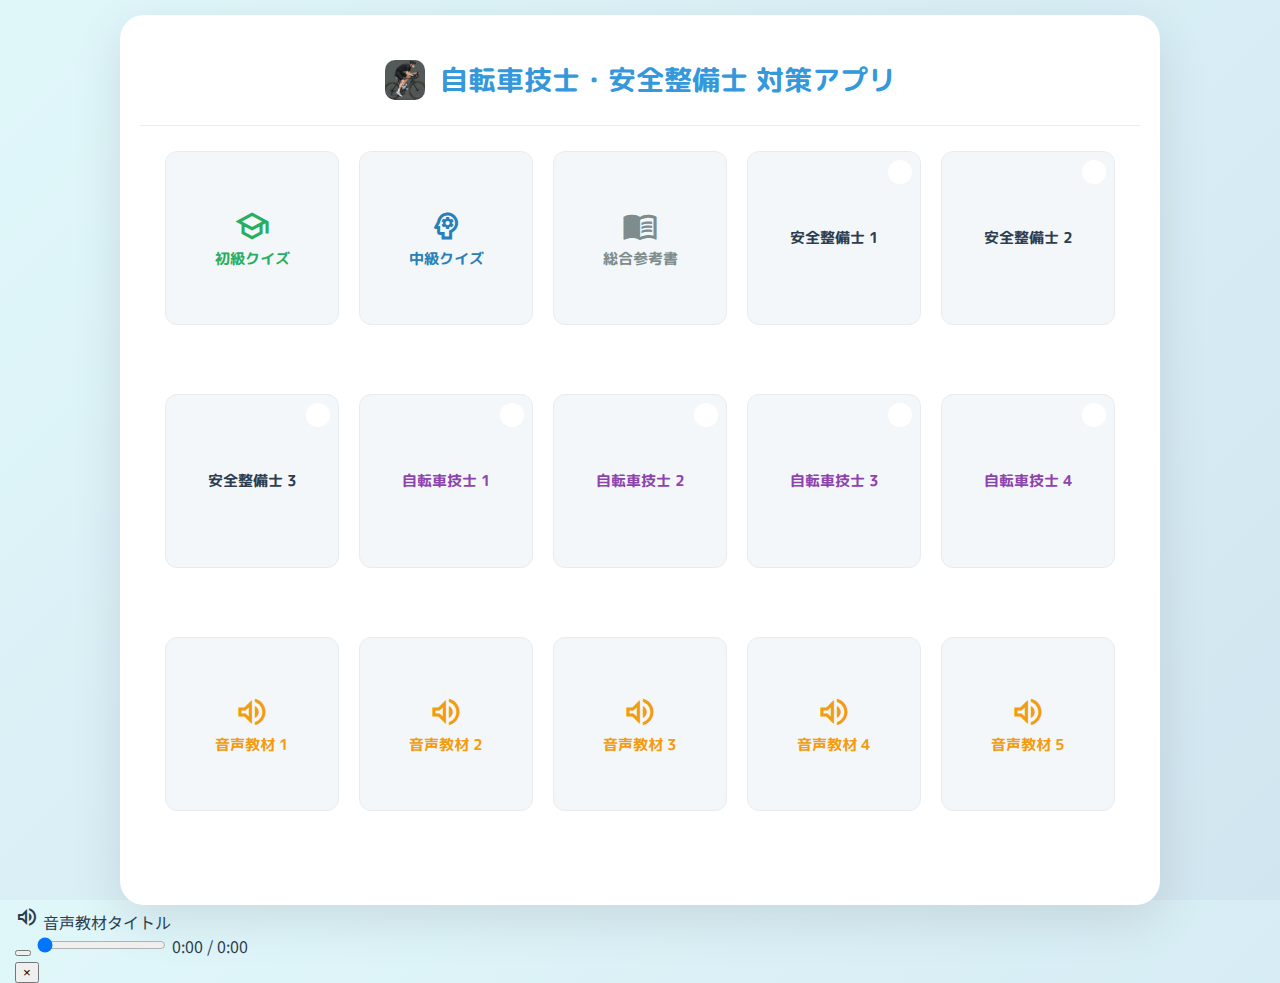
<file: index.html>
<!DOCTYPE html>
<html lang="ja">
<head>
    <meta charset="UTF-8">
    <meta name="viewport" content="width=device-width, initial-scale=1.0">
    <title>自転車技士・安全整備士 対策アプリ</title>
    
    <link rel="preconnect" href="https://fonts.googleapis.com">
    <link rel="preconnect" href="https://fonts.gstatic.com" crossorigin>
    <link href="https://fonts.googleapis.com/css2?family=M+PLUS+Rounded+1c:wght@500;700&family=Noto+Sans+JP:wght@400;700&display=swap" rel="stylesheet">
    <link href="https://fonts.googleapis.com/icon?family=Material+Icons+Outlined" rel="stylesheet">
    
    <link rel="stylesheet" href="style.css">
</head>
<body class="theme-top">
    <!-- トップ画面コンテナ -->
    <div id="top-page-container" class="top-page-container">
               <header class="top-header">
            <div class="top-image-wrapper">
                <img src="top-image.jpg" alt="自転車のイメージ画像">
            </div>
            <!-- ↓ h1タグを削除し、divに変更 -->
            <div class="header-text">
                自転車技士・安全整備士 対策アプリ
            </div>
        </header>

        <main class="grid-container">
            <!-- 1段目 -->
            <a href="#" id="beginner-btn" class="tile quiz-beginner"><i class="material-icons-outlined">school</i><span>初級クイズ</span></a>
            <a href="#" id="intermediate-btn" class="tile quiz-intermediate"><i class="material-icons-outlined">psychology</i><span>中級クイズ</span></a>
            <a href="reference.html" class="tile reference"><i class="material-icons-outlined">menu_book</i><span>総合参考書</span></a>
            <!-- 2段目 -->
            <a href="#" id="seibi1-btn" class="tile advanced-seibi"><div class="tile-badge">整</div><span>安全整備士 1</span></a>
            <a href="#" id="seibi2-btn" class="tile advanced-seibi"><div class="tile-badge">整</div><span>安全整備士 2</span></a>
            <a href="#" id="seibi3-btn" class="tile advanced-seibi"><div class="tile-badge">整</div><span>安全整備士 3</span></a>
            <!-- 3段目 -->
            <a href="#" id="gishi1-btn" class="tile advanced-gishi"><div class="tile-badge">技</div><span>自転車技士 1</span></a>
            <a href="#" id="gishi2-btn" class="tile advanced-gishi"><div class="tile-badge">技</div><span>自転車技士 2</span></a>
            <a href="#" id="gishi3-btn" class="tile advanced-gishi"><div class="tile-badge">技</div><span>自転車技士 3</span></a>
            <!-- 4段目 -->
            <a href="#" id="gishi4-btn" class="tile advanced-gishi"><div class="tile-badge">技</div><span>自転車技士 4</span></a>
            <a href="#" id="audio-1" class="tile audio"><i class="material-icons-outlined">volume_up</i><span>音声教材 1</span></a>
            <a href="#" id="audio-2" class="tile audio"><i class="material-icons-outlined">volume_up</i><span>音声教材 2</span></a>
            <!-- 5段目 -->
            <a href="#" id="audio-3" class="tile audio"><i class="material-icons-outlined">volume_up</i><span>音声教材 3</span></a>
            <a href="#" id="audio-4" class="tile audio"><i class="material-icons-outlined">volume_up</i><span>音声教材 4</span></a>
            <a href="#" id="audio-5" class="tile audio"><i class="material-icons-outlined">volume_up</i><span>音声教材 5</span></a>
        </main>
    </div>

    <!-- クイズ画面コンテナ（初期状態では非表示） -->
    <div id="quiz-page-container" class="page-container" style="display: none;">
        <div class="card quiz-card">
            <div class="quiz-header">
                <p id="question-number"></p>
                <div id="progress-bar-container"><div id="progress-bar"></div></div>
            </div>
            <p id="question-text"></p>
            <div id="options-container"></div>
            <div id="feedback-area"></div>
            <button id="next-btn" class="next-btn">次の問題へ</button>
            <button id="back-to-top-btn" class="back-to-top-btn">トップに戻る</button>
        </div>
    </div>
    
    <!-- 結果画面コンテナ（初期状態では非表示） -->
    <div id="result-page-container" class="page-container" style="display: none;">
        <div class="card result-card">
            <h2>クイズ終了！</h2>
            <div id="score-circle"><p id="score-text"></p></div>
            <p id="result-message"></p>
            <button id="restart-btn">トップ画面に戻る</button>
        </div>
    </div>
    
    <!-- 音声プレーヤーコンテナ（初期状態では非表示） -->
    <div id="audio-player-container" class="audio-player-container">
        <div class="audio-info">
            <i class="material-icons-outlined">volume_up</i>
            <span id="audio-title">音声教材タイトル</span>
        </div>
        <div class="audio-controls">
            <button id="play-pause-btn" class="play"></button>
            <input type="range" id="audio-seeker" value="0">
            <span id="audio-time">0:00 / 0:00</span>
        </div>
        <button id="close-player-btn" class="close-player-btn">×</button>
        <audio id="main-audio"></audio>
    </div>
    
    <script src="script.js"></script>
</body>
</html>
</file>
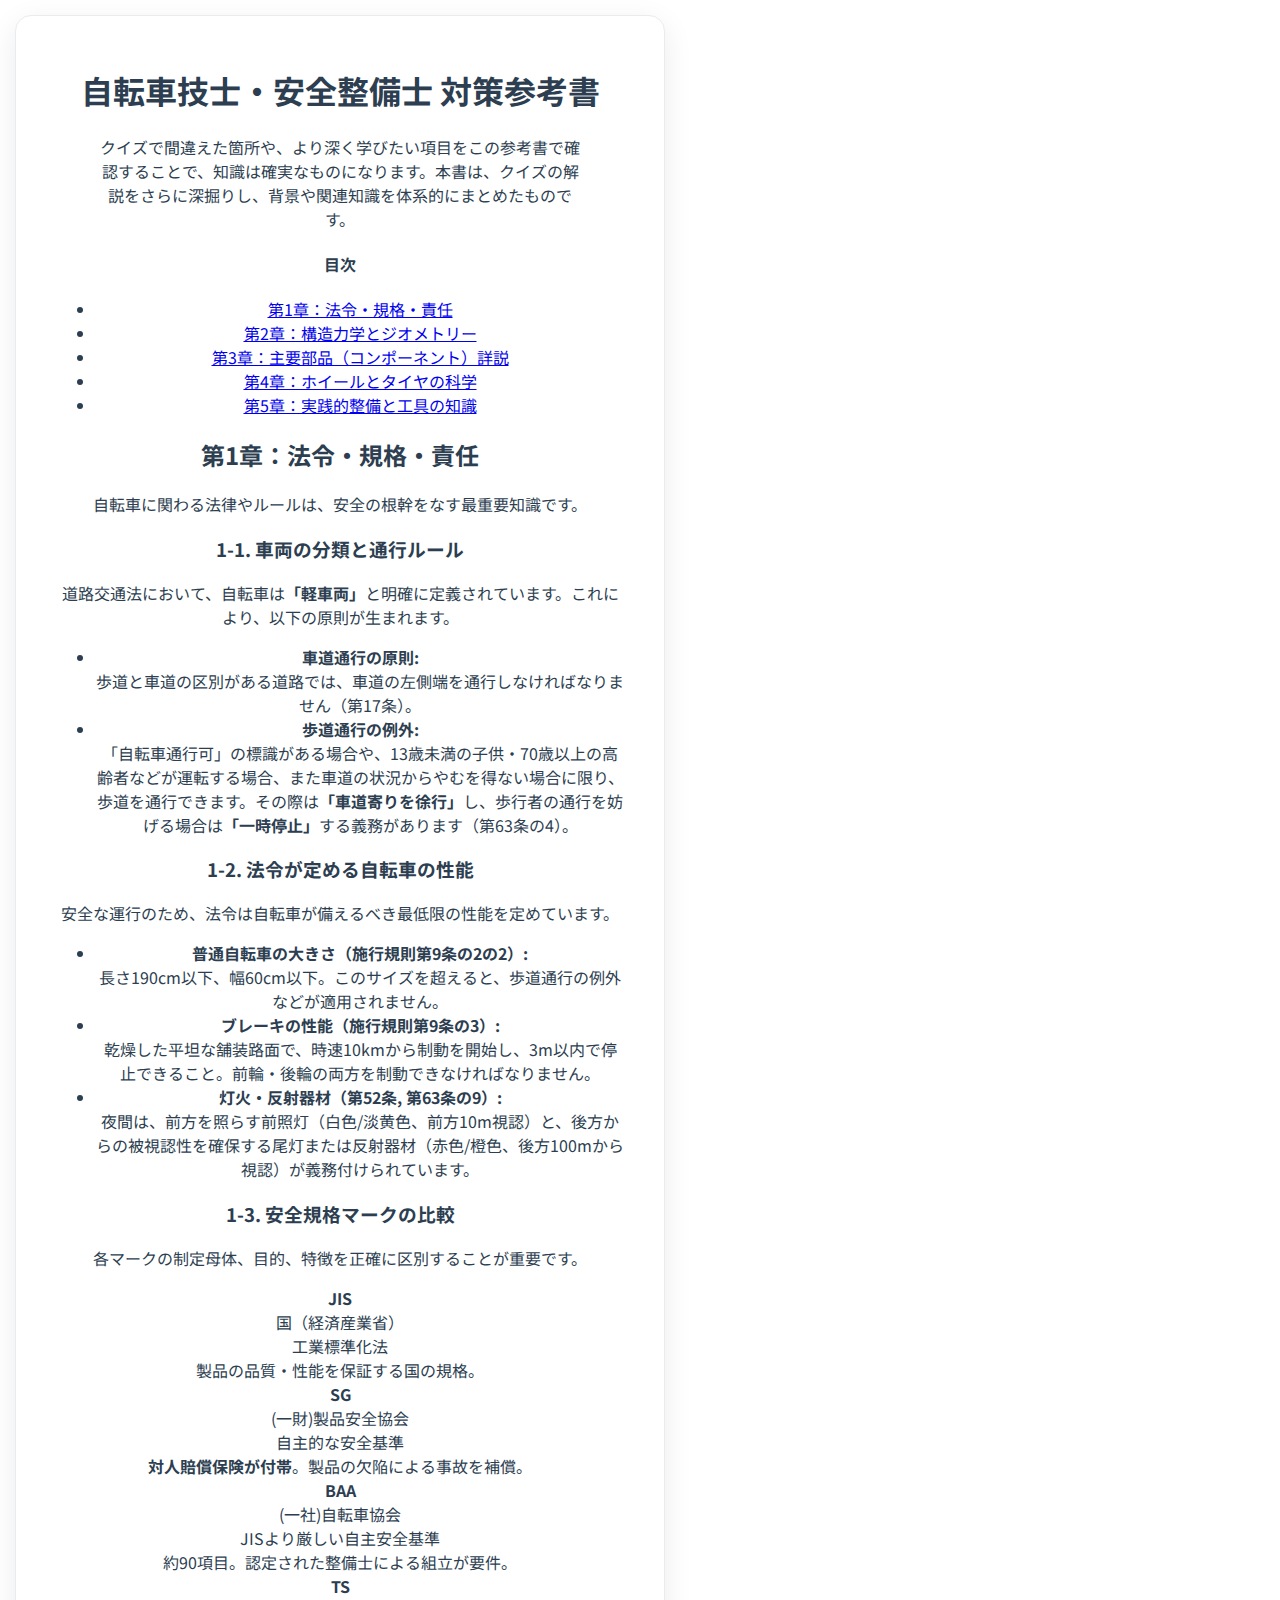
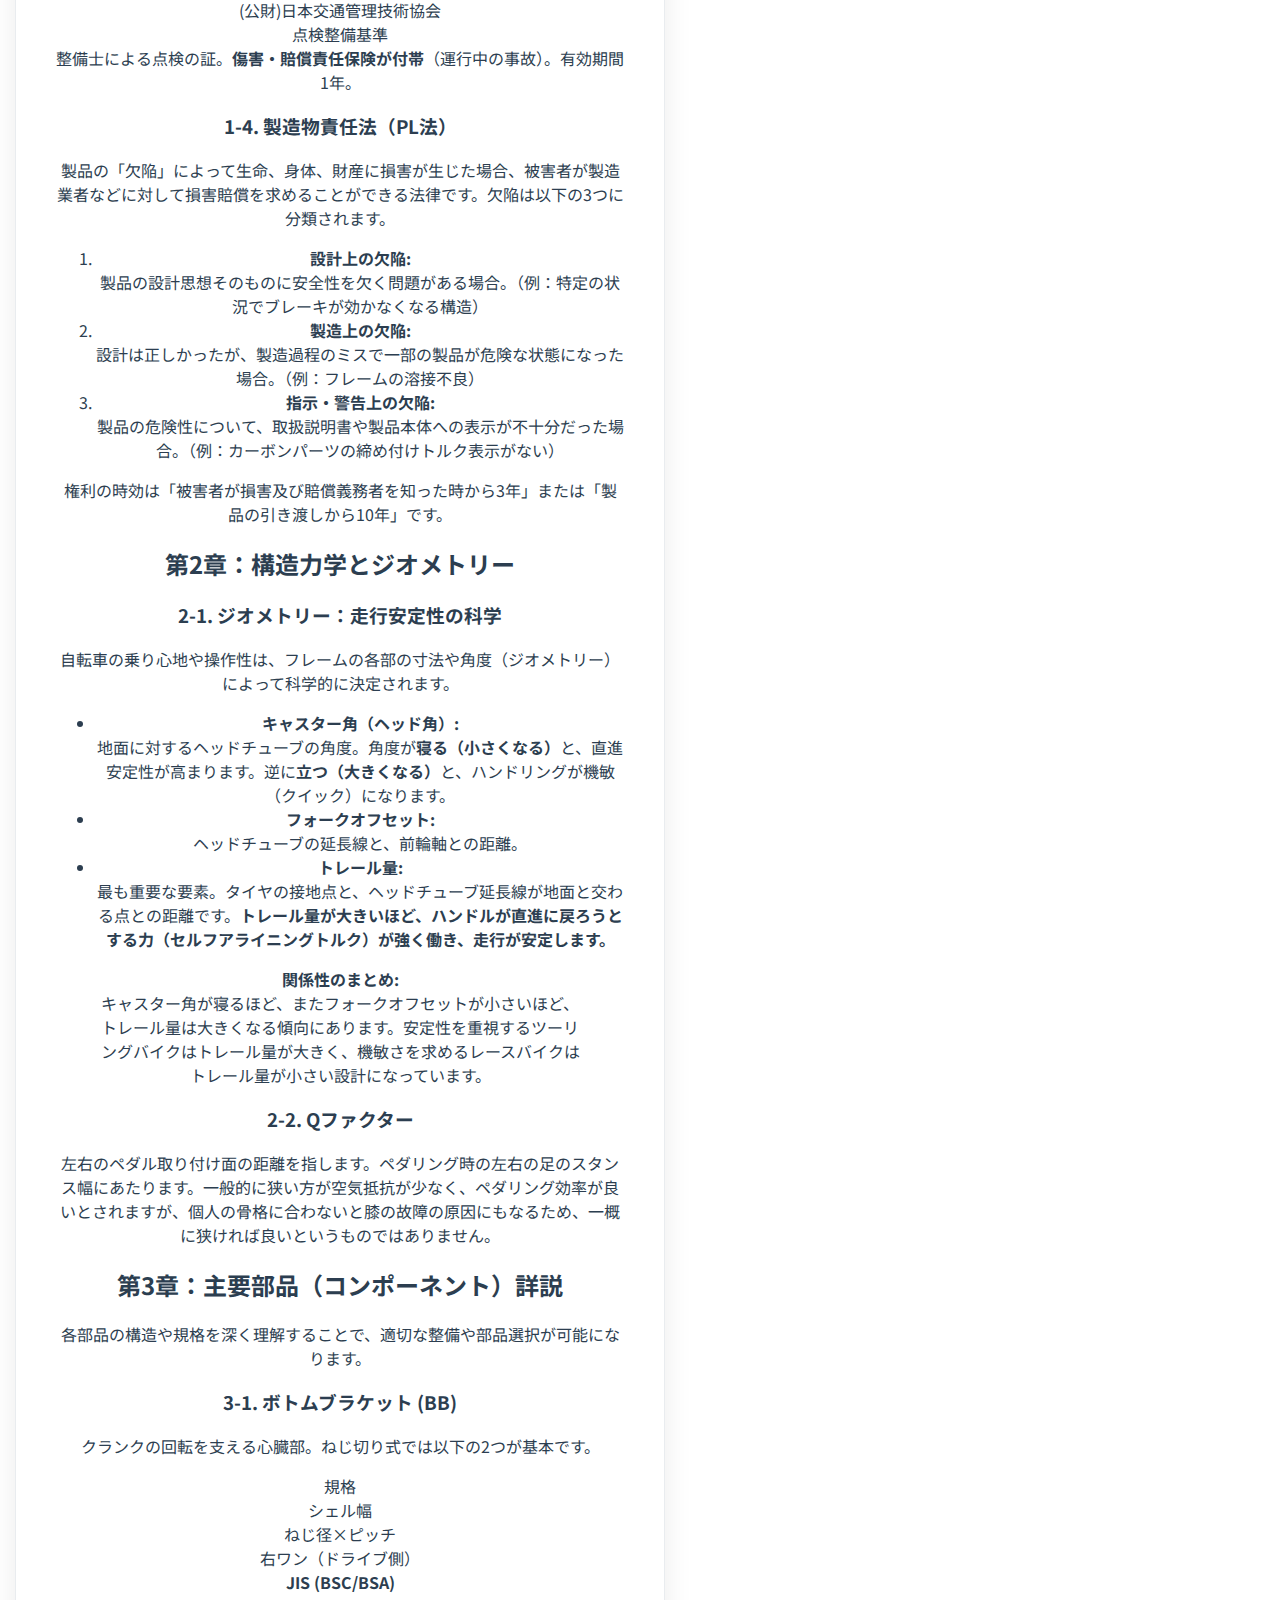
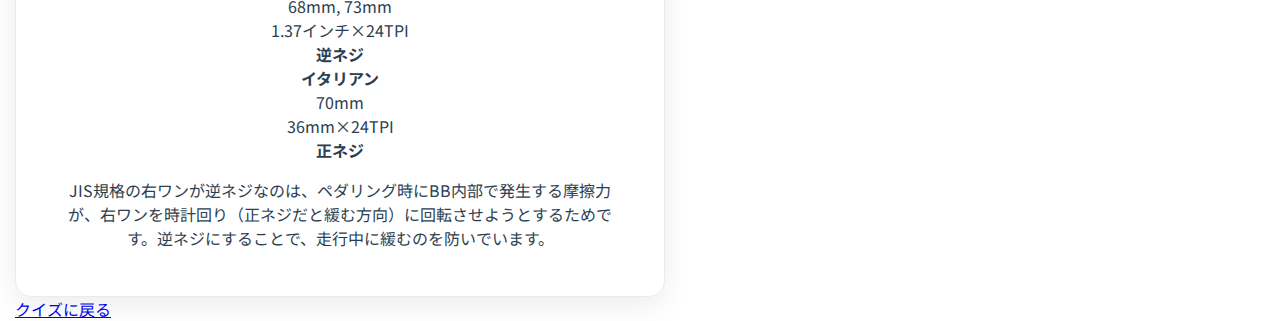
<file: reference.html>
<!DOCTYPE html>
<html lang="ja">
<head>
    <meta charset="UTF-8">
    <meta name="viewport" content="width=device-width, initial-scale=1.0">
    <title>自転車技士・安全整備士 対策参考書</title>
    
    <link rel="preconnect" href="https://fonts.googleapis.com">
    <link rel="preconnect" href="https://fonts.gstatic.com" crossorigin>
    <link href="https://fonts.googleapis.com/css2?family=M+PLUS+Rounded+1c:wght@400;700&family=Noto+Sans+JP:wght@400;700&display=swap" rel="stylesheet">
    <link rel="stylesheet" href="style.css">
</head>
<body>
    <div class="container">
        <div class="card ref-card">
            <header class="app-header">
                <h1>自転車技士・安全整備士 対策参考書</h1>
            </header>
            <blockquote>
                <p>クイズで間違えた箇所や、より深く学びたい項目をこの参考書で確認することで、知識は確実なものになります。本書は、クイズの解説をさらに深掘りし、背景や関連知識を体系的にまとめたものです。</p>
            </blockquote>
            
            <nav class="toc">
                <h4>目次</h4>
                <ul>
                    <li><a href="#ref-law-top">第1章：法令・規格・責任</a></li>
                    <li><a href="#ref-mechanics-top">第2章：構造力学とジオメトリー</a></li>
                    <li><a href="#ref-components-top">第3章：主要部品（コンポーネント）詳説</a></li>
                    <li><a href="#ref-wheel-top">第4章：ホイールとタイヤの科学</a></li>
                    <li><a href="#ref-maintenance-top">第5章：実践的整備と工具の知識</a></li>
                </ul>
            </nav>
            
            <section id="ref-law-top">
                <h2>第1章：法令・規格・責任</h2>
                <p>自転車に関わる法律やルールは、安全の根幹をなす最重要知識です。</p>
                
                <h3 id="ref-law-classification">1-1. 車両の分類と通行ルール</h3>
                <p>道路交通法において、自転車は<strong>「軽車両」</strong>と明確に定義されています。これにより、以下の原則が生まれます。</p>
                <ul>
                    <li><strong>車道通行の原則:</strong><br>歩道と車道の区別がある道路では、車道の左側端を通行しなければなりません（第17条）。</li>
                    <li><strong>歩道通行の例外:</strong><br>「自転車通行可」の標識がある場合や、13歳未満の子供・70歳以上の高齢者などが運転する場合、また車道の状況からやむを得ない場合に限り、歩道を通行できます。その際は<strong>「車道寄りを徐行」</strong>し、歩行者の通行を妨げる場合は<strong>「一時停止」</strong>する義務があります（第63条の4）。</li>
                </ul>

                <h3 id="ref-law-spec">1-2. 法令が定める自転車の性能</h3>
                <p>安全な運行のため、法令は自転車が備えるべき最低限の性能を定めています。</p>
                <ul>
                    <li><strong>普通自転車の大きさ（施行規則第9条の2の2）:</strong><br>長さ190cm以下、幅60cm以下。このサイズを超えると、歩道通行の例外などが適用されません。</li>
                    <li><strong>ブレーキの性能（施行規則第9条の3）:</strong><br>乾燥した平坦な舗装路面で、時速10kmから制動を開始し、3m以内で停止できること。前輪・後輪の両方を制動できなければなりません。</li>
                    <li><strong>灯火・反射器材（第52条, 第63条の9）:</strong><br>夜間は、前方を照らす前照灯（白色/淡黄色、前方10m視認）と、後方からの被視認性を確保する尾灯または反射器材（赤色/橙色、後方100mから視認）が義務付けられています。</li>
                </ul>

                <h3 id="ref-law-marks">1-3. 安全規格マークの比較</h3>
                <p>各マークの制定母体、目的、特徴を正確に区別することが重要です。</p>
                
                <!-- スマホ対応テーブル -->
                <div class="responsive-table">
                    <div class="table-row">
                        <div class="table-cell" data-label="マーク"><strong>JIS</strong></div>
                        <div class="table-cell" data-label="制定母体">国（経済産業省）</div>
                        <div class="table-cell" data-label="基準">工業標準化法</div>
                        <div class="table-cell" data-label="主な特徴">製品の品質・性能を保証する国の規格。</div>
                    </div>
                    <div class="table-row">
                        <div class="table-cell" data-label="マーク"><strong>SG</strong></div>
                        <div class="table-cell" data-label="制定母体">(一財)製品安全協会</div>
                        <div class="table-cell" data-label="基準">自主的な安全基準</div>
                        <div class="table-cell" data-label="主な特徴"><strong>対人賠償保険が付帯</strong>。製品の欠陥による事故を補償。</div>
                    </div>
                    <div class="table-row">
                        <div class="table-cell" data-label="マーク"><strong>BAA</strong></div>
                        <div class="table-cell" data-label="制定母体">(一社)自転車協会</div>
                        <div class="table-cell" data-label="基準">JISより厳しい自主安全基準</div>
                        <div class="table-cell" data-label="主な特徴">約90項目。認定された整備士による組立が要件。</div>
                    </div>
                    <div class="table-row">
                        <div class="table-cell" data-label="マーク"><strong>TS</strong></div>
                        <div class="table-cell" data-label="制定母体">(公財)日本交通管理技術協会</div>
                        <div class="table-cell" data-label="基準">点検整備基準</div>
                        <div class="table-cell" data-label="主な特徴">整備士による点検の証。<strong>傷害・賠償責任保険が付帯</strong>（運行中の事故）。有効期間1年。</div>
                    </div>
                </div>

                <h3 id="ref-law-pl">1-4. 製造物責任法（PL法）</h3>
                <p>製品の「欠陥」によって生命、身体、財産に損害が生じた場合、被害者が製造業者などに対して損害賠償を求めることができる法律です。欠陥は以下の3つに分類されます。</p>
                <ol>
                    <li><strong>設計上の欠陥:</strong><br>製品の設計思想そのものに安全性を欠く問題がある場合。（例：特定の状況でブレーキが効かなくなる構造）</li>
                    <li><strong>製造上の欠陥:</strong><br>設計は正しかったが、製造過程のミスで一部の製品が危険な状態になった場合。（例：フレームの溶接不良）</li>
                    <li><strong>指示・警告上の欠陥:</strong><br>製品の危険性について、取扱説明書や製品本体への表示が不十分だった場合。（例：カーボンパーツの締め付けトルク表示がない）</li>
                </ol>
                <p>権利の時効は「被害者が損害及び賠償義務者を知った時から3年」または「製品の引き渡しから10年」です。</p>
            </section>
            
            <section id="ref-mechanics-top">
                <h2>第2章：構造力学とジオメトリー</h2>
                
                <h3 id="ref-mechanics-geometry">2-1. ジオメトリー：走行安定性の科学</h3>
                <p>自転車の乗り心地や操作性は、フレームの各部の寸法や角度（ジオメトリー）によって科学的に決定されます。</p>
                <ul>
                    <li><strong>キャスター角（ヘッド角）:</strong><br>地面に対するヘッドチューブの角度。角度が<strong>寝る（小さくなる）</strong>と、直進安定性が高まります。逆に<strong>立つ（大きくなる）</strong>と、ハンドリングが機敏（クイック）になります。</li>
                    <li><strong>フォークオフセット:</strong><br>ヘッドチューブの延長線と、前輪軸との距離。</li>
                    <li><strong>トレール量:</strong><br>最も重要な要素。タイヤの接地点と、ヘッドチューブ延長線が地面と交わる点との距離です。<strong>トレール量が大きいほど、ハンドルが直進に戻ろうとする力（セルフアライニングトルク）が強く働き、走行が安定します。</strong></li>
                </ul>
                <blockquote><strong>関係性のまとめ:</strong><br>キャスター角が寝るほど、またフォークオフセットが小さいほど、トレール量は大きくなる傾向にあります。安定性を重視するツーリングバイクはトレール量が大きく、機敏さを求めるレースバイクはトレール量が小さい設計になっています。</blockquote>

                <h3 id="ref-mechanics-qfactor">2-2. Qファクター</h3>
                <p>左右のペダル取り付け面の距離を指します。ペダリング時の左右の足のスタンス幅にあたります。一般的に狭い方が空気抵抗が少なく、ペダリング効率が良いとされますが、個人の骨格に合わないと膝の故障の原因にもなるため、一概に狭ければ良いというものではありません。</p>
            </section>

            <section id="ref-components-top">
                <h2>第3章：主要部品（コンポーネント）詳説</h2>
                <p>各部品の構造や規格を深く理解することで、適切な整備や部品選択が可能になります。</p>
                
                <h3 id="ref-components-bb">3-1. ボトムブラケット (BB)</h3>
                <p>クランクの回転を支える心臓部。ねじ切り式では以下の2つが基本です。</p>
                <!-- スマホ対応テーブル -->
                <div class="responsive-table">
                    <div class="table-row header">
                        <div class="table-cell">規格</div>
                        <div class="table-cell">シェル幅</div>
                        <div class="table-cell">ねじ径×ピッチ</div>
                        <div class="table-cell">右ワン（ドライブ側）</div>
                    </div>
                    <div class="table-row">
                        <div class="table-cell" data-label="規格"><strong>JIS (BSC/BSA)</strong></div>
                        <div class="table-cell" data-label="シェル幅">68mm, 73mm</div>
                        <div class="table-cell" data-label="ねじ径×ピッチ">1.37インチ×24TPI</div>
                        <div class="table-cell" data-label="右ワン"><strong>逆ネジ</strong></div>
                    </div>
                     <div class="table-row">
                        <div class="table-cell" data-label="規格"><strong>イタリアン</strong></div>
                        <div class="table-cell" data-label="シェル幅">70mm</div>
                        <div class="table-cell" data-label="ねじ径×ピッチ">36mm×24TPI</div>
                        <div class="table-cell" data-label="右ワン"><strong>正ネジ</strong></div>
                    </div>
                </div>
                <p>JIS規格の右ワンが逆ネジなのは、ペダリング時にBB内部で発生する摩擦力が、右ワンを時計回り（正ネジだと緩む方向）に回転させようとするためです。逆ネジにすることで、走行中に緩むのを防いでいます。</p>
                
                <!-- (以下、参考書の他のセクションも同様に<br>を追加したり、テーブルを新しい形式に置き換えていく) -->
                <!-- 長くなるため、ここでは主要な部分のみ修正します。ご自身で他のセクションも同様に修正してみてください。 -->

            </section>

            <!-- 他の章も同様に記述 -->
            
        </div>
    </div>
    
    <a href="index.html" id="back-to-quiz-btn" class="floating-btn">クイズに戻る</a>
    <script src="reference.js"></script>
</body>
</html>
</file>
<file: style.css>
/* --- 基本設定 --- */
:root {
    --primary-color: #3498db; --font-body: 'Noto Sans JP', sans-serif; --font-heading: 'M PLUS Rounded 1c', sans-serif;
    --text-dark: #2c3e50; --text-light: #7f8c8d; --bg-light: #f4f7f9; --border-color: #e9ecef; --card-bg: #ffffff;
    --correct-color: #27ae60; --correct-light: #eafaf1; --incorrect-color: #c0392b; --incorrect-light: #fdedec;
}
/* --- テーマごとの配色定義 --- */
.theme-top {
    --theme-bg: linear-gradient(135deg, #e0f7fa 0%, #d1e5f0 100%); --theme-primary: #3498db; --theme-primary-light: #eaf5fc;
}
.theme-beginner {
    --theme-bg: linear-gradient(135deg, #e8f5e9 0%, #dcedc8 100%); --theme-primary: #4caf50; --theme-primary-light: #e8f5e9;
}
.theme-intermediate, .theme-advanced-seibi, .theme-advanced-gishi {
    --theme-bg: #1B2631; --theme-primary: #F39C12; --theme-primary-light: #fdf3e2;
    --text-color: #d5dbdb; --card-bg: #283747; --border-color: #425568; --bg-light: #34495e;
}
/* --- 基本レイアウト --- */
html, body { height: 100%; margin: 0; }
body {
    font-family: var(--font-body); background: var(--theme-bg); color: var(--text-color, var(--text-dark));
    padding: 15px; box-sizing: border-box; transition: background 0.4s ease;
}
/* --- コンテナの表示制御 --- */
.top-page-container, .page-container {
    width: 100%; height: 100%; display: flex; justify-content: center; align-items: center;
}
.top-page-container.hidden, .page-container.hidden { display: none; }

/* --- トップ画面 --- */
.top-page-container {
    max-width: 1000px; max-height: 850px; background-color: var(--card-bg); border-radius: 24px;
    box-shadow: 0 15px 50px rgba(0, 0, 0, 0.1); flex-direction: column; overflow: hidden; margin: auto;
    display: flex;
}
.top-header {
    display: flex; align-items: center; justify-content: center;
    padding: 15px 25px; border-bottom: 1px solid var(--border-color);
    flex-shrink: 0; width: 100%; box-sizing: border-box; position: relative;
}
.top-image-wrapper {
    width: 40px; height: 40px; border-radius: 10px; overflow: hidden; margin-right: 15px;
    flex-shrink: 0; display: block;
}
.top-image-wrapper img { width: 100%; height: 100%; object-fit: cover; }
.header-text {
    font-family: var(--font-heading); color: var(--theme-primary); font-size: 22px;
    font-weight: 700; margin: 0; line-height: 1.2;
}
.grid-container {
    flex-grow: 1; padding: 15px; display: grid; grid-template-columns: repeat(3, 1fr);
    gap: 12px; width: 100%; box-sizing: border-box;
    grid-template-rows: repeat(5, 1fr);
}
.tile {
    height: 100%; width: 100%; background-color: var(--bg-light); border-radius: 12px;
    text-decoration: none; color: var(--text-dark); border: 1px solid var(--border-color);
    transition: all 0.2s ease-in-out; display: flex; flex-direction: column;
    align-items: center; justify-content: center; padding: 10px; position: relative;
    overflow: hidden; cursor: pointer; box-sizing: border-box;
}
.tile:hover { transform: translateY(-5px); box-shadow: 0 8px 20px rgba(0, 0, 0, 0.1); border-color: var(--theme-primary); }
.tile i { font-size: 28px; margin-bottom: 5px; transition: transform 0.3s ease; }
.tile:hover i { transform: scale(1.1); }
.tile span {
    font-family: var(--font-heading); font-weight: 700; font-size: 14px;
    text-align: center; line-height: 1.3;
}
.tile-badge {
    position: absolute; top: 5px; right: 5px; width: 20px; height: 20px; border-radius: 50%;
    color: #fff; font-size: 12px; font-weight: 700; display: flex; align-items: center; justify-content: center;
}
.quiz-beginner { color: #27ae60; } .quiz-intermediate { color: #2980b9; } .reference { color: #7f8c8d; }
.advanced-seibi { color: #2c3e50; } .advanced-gishi { color: #8e44ad; } .audio { color: #f39c12; }
.quiz-beginner:hover, .quiz-intermediate:hover, .reference:hover, .advanced-seibi:hover, .advanced-gishi:hover, .audio:hover { color: #fff; }
.quiz-beginner:hover { background-color: #2ecc71; } .quiz-intermediate:hover { background-color: #3498db; } .reference:hover { background-color: #95a5a6; }
.advanced-seibi:hover { background-color: #34495e; } .advanced-gishi:hover { background-color: #9b59b6; } .audio:hover { background-color: #f1c40f; }
.tile-badge { background-color: currentColor; }

/* --- クイズ・結果画面 --- */
.card {
    width: 100%; max-width: 650px; background-color: var(--card-bg); border-radius: 16px;
    box-shadow: 0 8px 30px rgba(0, 0, 0, 0.08); padding: 30px 40px; text-align: center;
    border: 1px solid var(--border-color); box-sizing: border-box;
}
.theme-intermediate .card, .theme-advanced-seibi .card, .theme-advanced-gishi .card {
    background-color: #283747; border-color: #425568; box-shadow: 0 8px 40px rgba(0, 0, 0, 0.2);
}
.quiz-header { margin-bottom: 20px; }
#question-number { font-size: 16px; font-weight: 700; color: var(--theme-primary); margin-bottom: 8px; text-align: left;}
#progress-bar-container { width: 100%; height: 8px; background-color: var(--bg-light); border-radius: 4px; overflow: hidden; }
#progress-bar { height: 100%; width: 0%; background-color: var(--theme-primary); border-radius: 4px; transition: width 0.3s ease; }
#question-text { font-size: 20px; font-weight: 700; line-height: 1.6; margin-bottom: 25px; text-align: left; }

/* ★★★★★ ここからが今回の修正の核 ★★★★★ */

/* --- クイズ選択肢のデザイン --- */
#options-container {
    display: block; /* gridからblockに戻す */
    counter-reset: option-counter; /* 番号をリセット */
}
#options-container.is-ox {
    display: grid; /* 〇×の時だけgridを使用 */
    grid-template-columns: 1fr 1fr;
    gap: 15px;
}
.options-container button {
    display: block; /* block要素として配置 */
    width: 100%;
    padding: 15px 20px;
    margin-bottom: 12px; /* ボタン間の隙間を復活 */
    background-color: var(--card-bg);
    border: 2px solid var(--border-color);
    border-radius: 10px;
    cursor: pointer;
    text-align: left; /* テキストは左寄せ */
    font-size: 17px; /* ★フォントサイズを大きく！ */
    font-family: var(--font-body);
    font-weight: 500; /* 少し太く */
    transition: all 0.2s ease;
    position: relative;
    padding-left: 55px; /* 番号用のスペースを確保 */
    color: var(--text-color, var(--text-dark));
    min-height: 2.5em; /* 高さを確保 */
    line-height: 1.5;
}
.options-container button:hover:not(:disabled) {
    border-color: var(--theme-primary);
    background-color: var(--theme-primary-light);
}
.options-container button:disabled {
    cursor: not-allowed;
    opacity: 0.9;
}
/* 番号のスタイル */
.options-container button::before {
    content: counter(option-counter);
    counter-increment: option-counter;
    position: absolute;
    left: 15px;
    top: 50%;
    transform: translateY(-50%);
    display: flex;
    align-items: center;
    justify-content: center;
    width: 30px;
    height: 30px;
    border-radius: 50%;
    background-color: var(--border-color);
    color: var(--text-light);
    font-size: 14px;
    font-weight: 700;
}
/* 〇×ボタンのスタイル */
#options-container.is-ox button {
    padding-left: 20px; /* 〇×では左の余白をリセット */
    text-align: center; /* 中央揃えに */
    font-size: 24px;
    font-weight: 700;
}
#options-container.is-ox button::before {
    display: none; /* 〇×では番号を非表示 */
}
#options-container.is-ox button:first-child { background-color: #eafaf1; border-color: #27ae60; color: #27ae60; }
#options-container.is-ox button:first-child:hover:not(:disabled) { background-color: #27ae60; color: white; }
#options-container.is-ox button:last-child { background-color: #fdedec; border-color: #c0392b; color: #c0392b; }
#options-container.is-ox button:last-child:hover:not(:disabled) { background-color: #c0392b; color: white; }

/* 回答選択後のスタイル */
.options-container button.correct {
    border-color: var(--correct-color); background-color: var(--correct-light);
    color: var(--correct-color) !important; font-weight: 700;
}
.options-container button.incorrect {
    border-color: var(--incorrect-color); background-color: var(--incorrect-light);
    color: var(--incorrect-color) !important;
}
.options-container button.correct::before {
    content: '✔'; background-color: var(--correct-color); color: white; font-size: 18px;
}
.options-container button.incorrect::before {
    content: '✖'; background-color: var(--incorrect-color); color: white; font-size: 18px;
}

/* ★★★★★ ここまでが今回の修正の核 ★★★★★ */

/* --- フィードバックエリア（正解・不正解表示）--- */
.feedback-area {
    margin-top: 20px; padding: 20px; border-radius: 10px; font-size: 16px;
    line-height: 1.7; text-align: left; display: none; border-left: 6px solid;
    box-shadow: 0 4px 12px rgba(0,0,0,0.08);
}
.feedback-area strong { font-size: 18px; font-weight: 700; display: block; margin-bottom: 8px; }
.feedback-area.correct { background-color: var(--correct-light); border-color: var(--correct-color); color: #1e8449; }
.feedback-area.incorrect { background-color: var(--incorrect-light); border-color: var(--incorrect-color); color: #a93226; }
.feedback-area.correct strong { color: var(--correct-color); }
.feedback-area.incorrect strong { color: var(--incorrect-color); }
.detail-link-btn {
    display: inline-block; background-color: var(--theme-primary); color: white;
    padding: 8px 16px; border-radius: 8px; text-decoration: none;
    font-weight: 700; margin-top: 15px; transition: background-color 0.2s;
}
.detail-link-btn:hover { background-color: color-mix(in srgb, var(--theme-primary) 80%, black); }

.next-btn, #restart-btn, #back-to-top-btn {
    display: block; width: 100%; padding: 16px; margin-top: 25px; background-color: var(--theme-primary);
    color: white; border: none; border-radius: 10px; font-size: 18px; font-weight: 700;
    font-family: var(--font-heading); cursor: pointer; transition: all 0.2s ease;
}
#back-to-top-btn { background-color: #7f8c8d; margin-top: 10px;}
.next-btn:hover, #restart-btn:hover {
    background-color: color-mix(in srgb, var(--theme-primary) 80%, black);
    box-shadow: 0 4px 15px color-mix(in srgb, var(--theme-primary) 40%, transparent);
    transform: translateY(-2px);
}
#back-to-top-btn:hover { background-color: #95a5a6; }
.next-btn { display: none; }
#result-page-container h2 { font-family: var(--font-heading); font-weight: 700; font-size: 28px; }
#score-circle { width: 150px; height: 150px; border-radius: 50%; background-color: var(--theme-primary-light); border: 8px solid var(--theme-primary); display: flex; justify-content: center; align-items: center; margin: 25px auto; }
#score-text { font-size: 20px; font-weight: 700; color: var(--theme-primary); text-align: center; line-height: 1.2; }
#result-message { font-size: 18px; line-height: 1.6; margin-bottom: 25px; }

/* (中略) */

/* --- メディアクエリ --- */
@media screen and (min-width: 768px) {
    .top-page-container { padding: 20px; }
    .header-text { font-size: 28px; }
    .grid-container {
        padding: 25px; grid-template-columns: repeat(5, 1fr);
        grid-template-rows: repeat(3, 1fr); gap: 20px;
    }
    .tile { aspect-ratio: 1 / 1; height: auto; }
    .tile i { font-size: 36px; }
    .tile span { font-size: 15px; }
    .tile-badge { width: 24px; height: 24px; font-size: 14px; top: 8px; right: 8px; }
    .top-header { padding: 25px 40px; }
}
@media screen and (max-width: 767px) {
    body { padding: 0; }
    .top-page-container { border-radius: 0; height: 100vh; max-height: none; }
    .top-header { padding: 15px; }
    .header-text { font-size: 20px; }
    .grid-container {
        grid-template-columns: repeat(3, 1fr); grid-template-rows: repeat(5, 1fr);
        padding: 10px; gap: 10px;
    }
    .tile span { font-size: 12px; }
    .card { padding: 20px; }
    #question-text { font-size: 18px; }
    
    /* ★スマホ用の選択肢フォントサイズを再指定 */
    .options-container button {
        font-size: 16px;
        padding-left: 50px;
    }
    .options-container button::before {
        width: 25px;
        height: 25px;
        left: 12px;
    }
    #options-container.is-ox button {
        font-size: 20px;
        padding-left: 20px;
    }

    .audio-player-container { flex-direction: column; padding: 10px; gap: 10px; }
    .audio-info { width: 100%; justify-content: center; }
    #audio-seeker { width: 100%; max-width: 300px;}
    .close-player-btn { position: absolute; top: 5px; right: 10px; }
}
/* (以下、参考書スタイルなど変更なしのため省略) */
</file>
